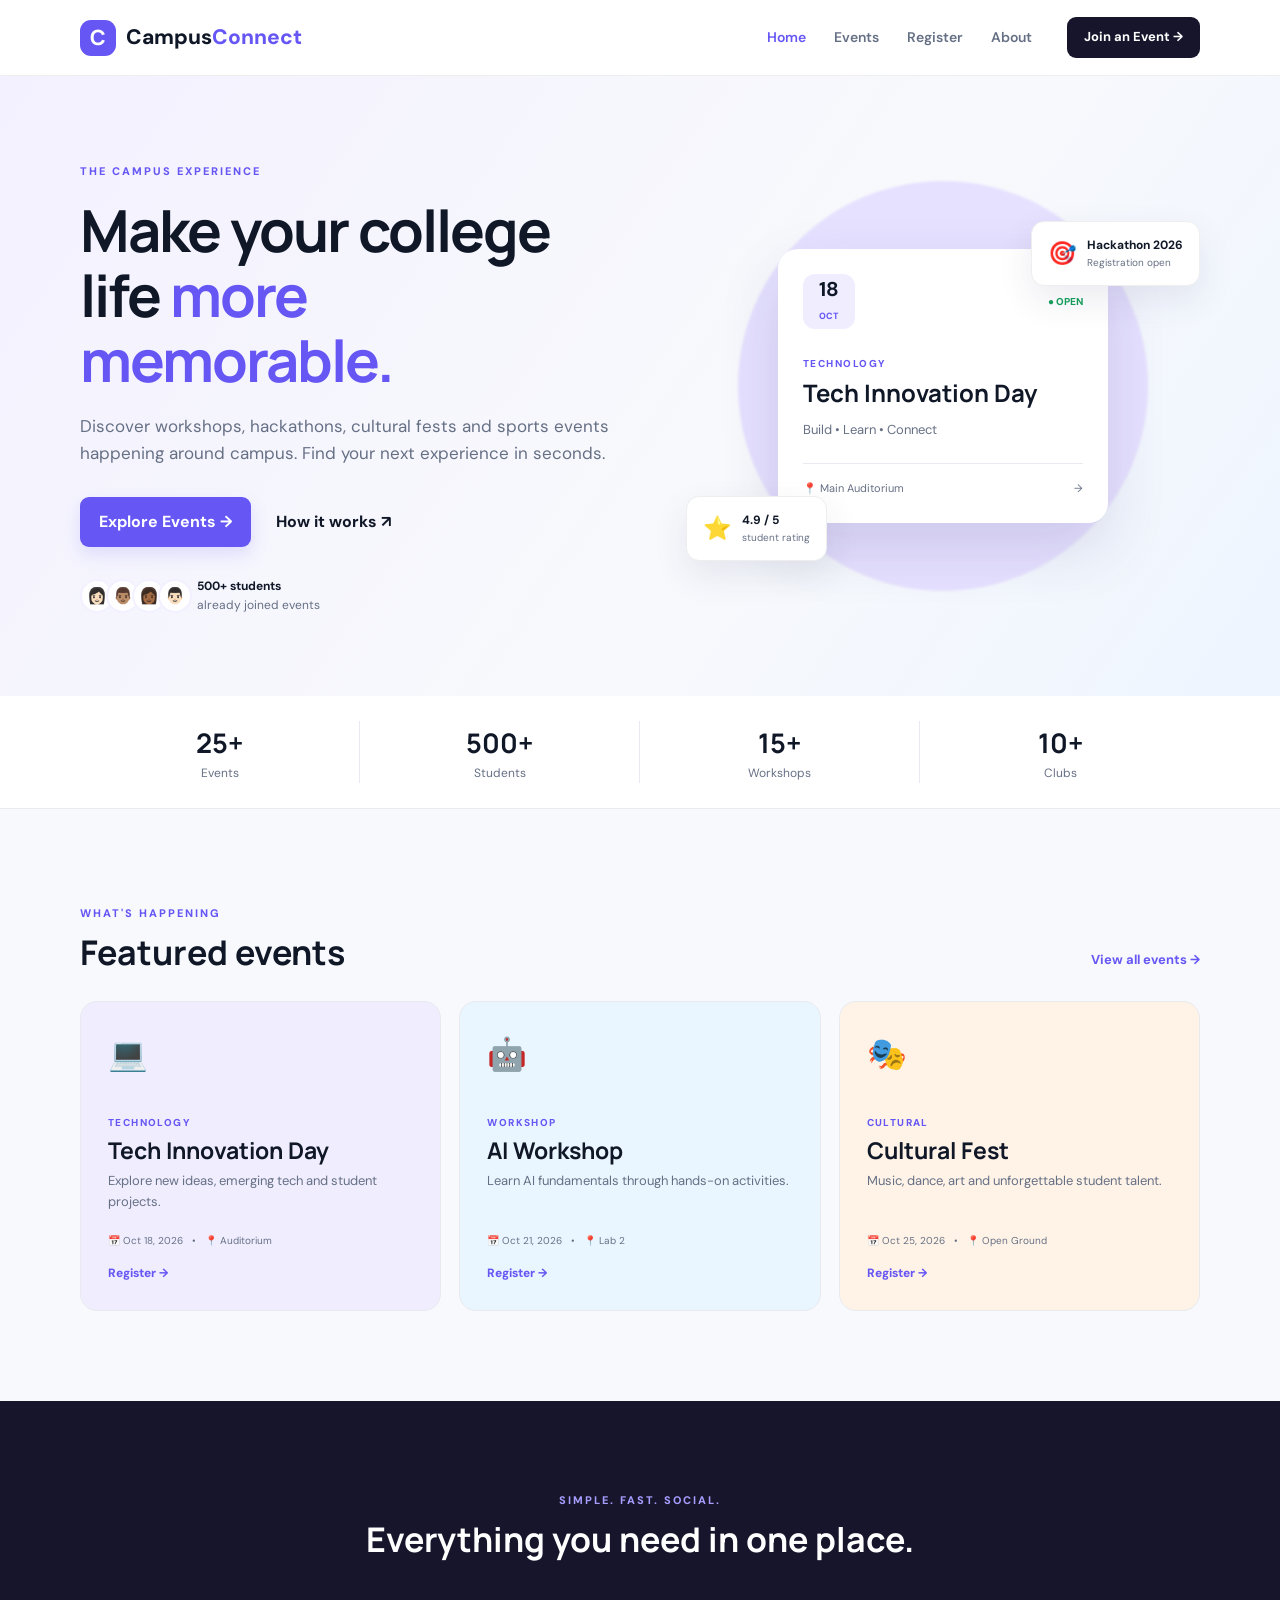
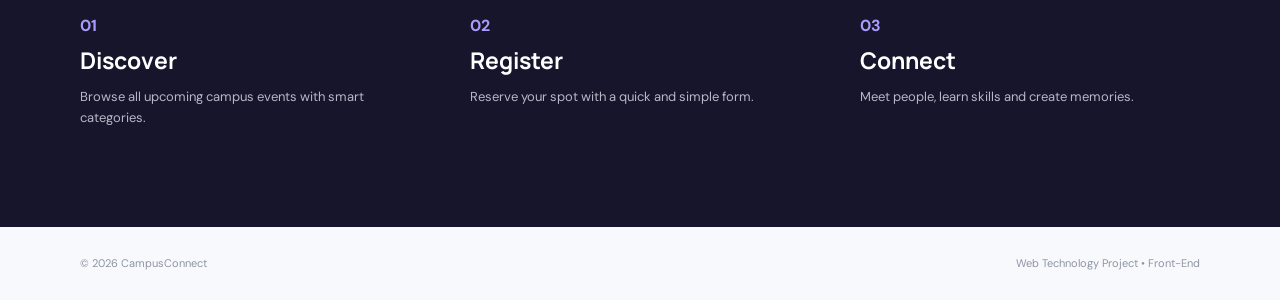
<file: CampusConnect_Pro_Frontend/index.html>
<!DOCTYPE html>
<html lang="en">
<head>
<meta charset="UTF-8"><meta name="viewport" content="width=device-width,initial-scale=1.0">
<title>CampusConnect — College Events</title><link rel="stylesheet" href="css/style.css">
</head>
<body>
<header class="header"><nav class="nav container">
<a class="brand" href="index.html"><span class="brand-mark">C</span><span>Campus<span class="accent">Connect</span></span></a>
<button class="hamburger" id="hamburger">☰</button>
<div class="nav-links" id="navLinks"><a class="active" href="index.html">Home</a><a href="events.html">Events</a><a href="register.html">Register</a><a href="about.html">About</a></div>
<a class="nav-cta" href="register.html">Join an Event →</a></nav></header>

<main>
<section class="hero"><div class="container hero-grid">
<div class="hero-copy"><span class="eyebrow">THE CAMPUS EXPERIENCE</span><h1>Make your college life <span>more memorable.</span></h1>
<p>Discover workshops, hackathons, cultural fests and sports events happening around campus. Find your next experience in seconds.</p>
<div class="hero-actions"><a class="btn btn-primary" href="events.html">Explore Events <span>→</span></a><a class="text-link" href="about.html">How it works <span>↗</span></a></div>
<div class="trust"><div class="avatars"><i>👩🏻</i><i>👨🏽</i><i>👩🏾</i><i>👨🏻</i></div><div><strong>500+ students</strong><small>already joined events</small></div></div></div>
<div class="hero-visual"><div class="orb"></div><div class="floating-card fc-one"><span>🎯</span><div><b>Hackathon 2026</b><small>Registration open</small></div></div><div class="event-preview"><div class="preview-top"><span class="date-box"><b>18</b><small>OCT</small></span><span class="live">● OPEN</span></div><span class="mini-label">TECHNOLOGY</span><h3>Tech Innovation Day</h3><p>Build • Learn • Connect</p><div class="preview-bottom"><span>📍 Main Auditorium</span><span>→</span></div></div><div class="floating-card fc-two"><span>⭐</span><div><b>4.9 / 5</b><small>student rating</small></div></div></div>
</div></section>

<section class="stats"><div class="container stats-grid"><div><strong>25+</strong><span>Events</span></div><div><strong>500+</strong><span>Students</span></div><div><strong>15+</strong><span>Workshops</span></div><div><strong>10+</strong><span>Clubs</span></div></div></section>

<section class="section container"><div class="section-head"><div><span class="eyebrow">WHAT'S HAPPENING</span><h2>Featured events</h2></div><a class="view-all" href="events.html">View all events →</a></div>
<div class="featured-grid">
<article class="featured-card purple"><div class="card-icon">💻</div><span>TECHNOLOGY</span><h3>Tech Innovation Day</h3><p>Explore new ideas, emerging tech and student projects.</p><div class="meta">📅 Oct 18, 2026 &nbsp; • &nbsp; 📍 Auditorium</div><a href="register.html?event=Tech Innovation Day">Register →</a></article>
<article class="featured-card blue"><div class="card-icon">🤖</div><span>WORKSHOP</span><h3>AI Workshop</h3><p>Learn AI fundamentals through hands-on activities.</p><div class="meta">📅 Oct 21, 2026 &nbsp; • &nbsp; 📍 Lab 2</div><a href="register.html?event=AI Workshop">Register →</a></article>
<article class="featured-card orange"><div class="card-icon">🎭</div><span>CULTURAL</span><h3>Cultural Fest</h3><p>Music, dance, art and unforgettable student talent.</p><div class="meta">📅 Oct 25, 2026 &nbsp; • &nbsp; 📍 Open Ground</div><a href="register.html?event=Cultural Fest">Register →</a></article>
</div></section>

<section class="why"><div class="container"><div class="center-head"><span class="eyebrow">SIMPLE. FAST. SOCIAL.</span><h2>Everything you need in one place.</h2></div><div class="features"><div><b>01</b><h3>Discover</h3><p>Browse all upcoming campus events with smart categories.</p></div><div><b>02</b><h3>Register</h3><p>Reserve your spot with a quick and simple form.</p></div><div><b>03</b><h3>Connect</h3><p>Meet people, learn skills and create memories.</p></div></div></div></section>
</main><footer><div class="container footer-inner"><span>© 2026 CampusConnect</span><span>Web Technology Project • Front-End</span></div></footer>
<script src="js/script.js"></script></body></html>
</file>
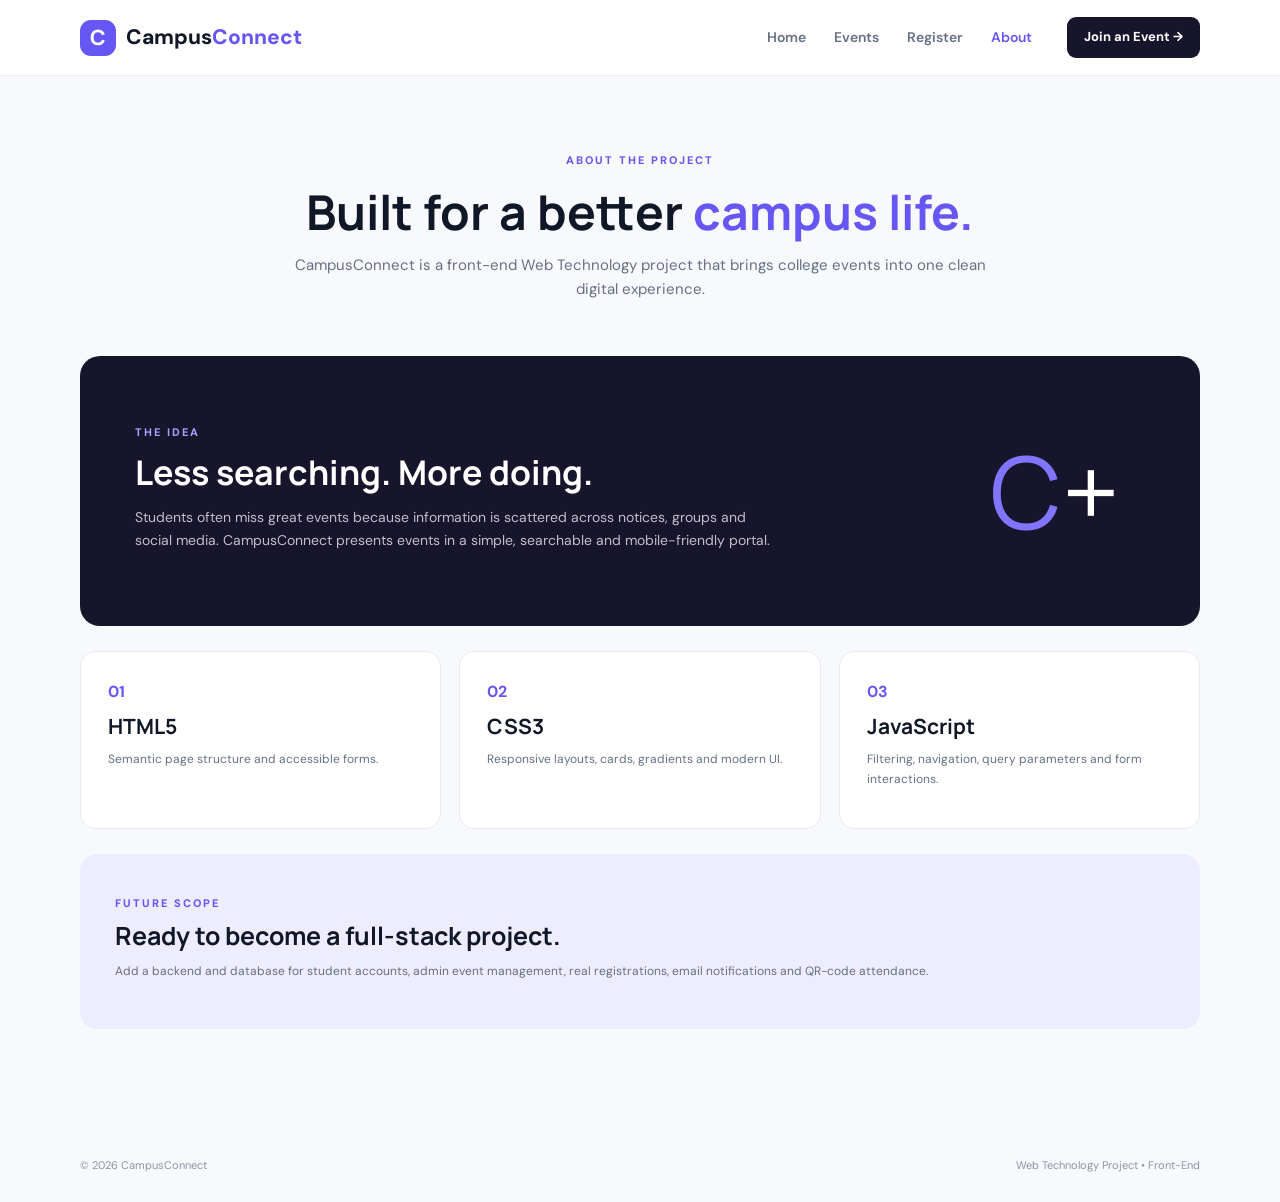
<file: CampusConnect_Pro_Frontend/about.html>
<!DOCTYPE html>
<html lang="en"><head><meta charset="UTF-8"><meta name="viewport" content="width=device-width,initial-scale=1.0"><title>About — CampusConnect</title><link rel="stylesheet" href="css/style.css"></head>
<body><header class="header"><nav class="nav container"><a class="brand" href="index.html"><span class="brand-mark">C</span><span>Campus<span class="accent">Connect</span></span></a><button class="hamburger" id="hamburger">☰</button><div class="nav-links" id="navLinks"><a href="index.html">Home</a><a href="events.html">Events</a><a href="register.html">Register</a><a class="active" href="about.html">About</a></div><a class="nav-cta" href="register.html">Join an Event →</a></nav></header>
<main class="container page"><div class="page-title"><span class="eyebrow">ABOUT THE PROJECT</span><h1>Built for a better <span>campus life.</span></h1><p>CampusConnect is a front-end Web Technology project that brings college events into one clean digital experience.</p></div>
<div class="about-hero"><div><span class="eyebrow">THE IDEA</span><h2>Less searching. More doing.</h2><p>Students often miss great events because information is scattered across notices, groups and social media. CampusConnect presents events in a simple, searchable and mobile-friendly portal.</p></div><div class="about-mark">C<span>+</span></div></div>
<div class="about-cards"><div><b>01</b><h3>HTML5</h3><p>Semantic page structure and accessible forms.</p></div><div><b>02</b><h3>CSS3</h3><p>Responsive layouts, cards, gradients and modern UI.</p></div><div><b>03</b><h3>JavaScript</h3><p>Filtering, navigation, query parameters and form interactions.</p></div></div>
<div class="scope"><span class="eyebrow">FUTURE SCOPE</span><h2>Ready to become a full-stack project.</h2><p>Add a backend and database for student accounts, admin event management, real registrations, email notifications and QR-code attendance.</p></div>
</main><footer><div class="container footer-inner"><span>© 2026 CampusConnect</span><span>Web Technology Project • Front-End</span></div></footer><script src="js/script.js"></script></body></html>
</file>
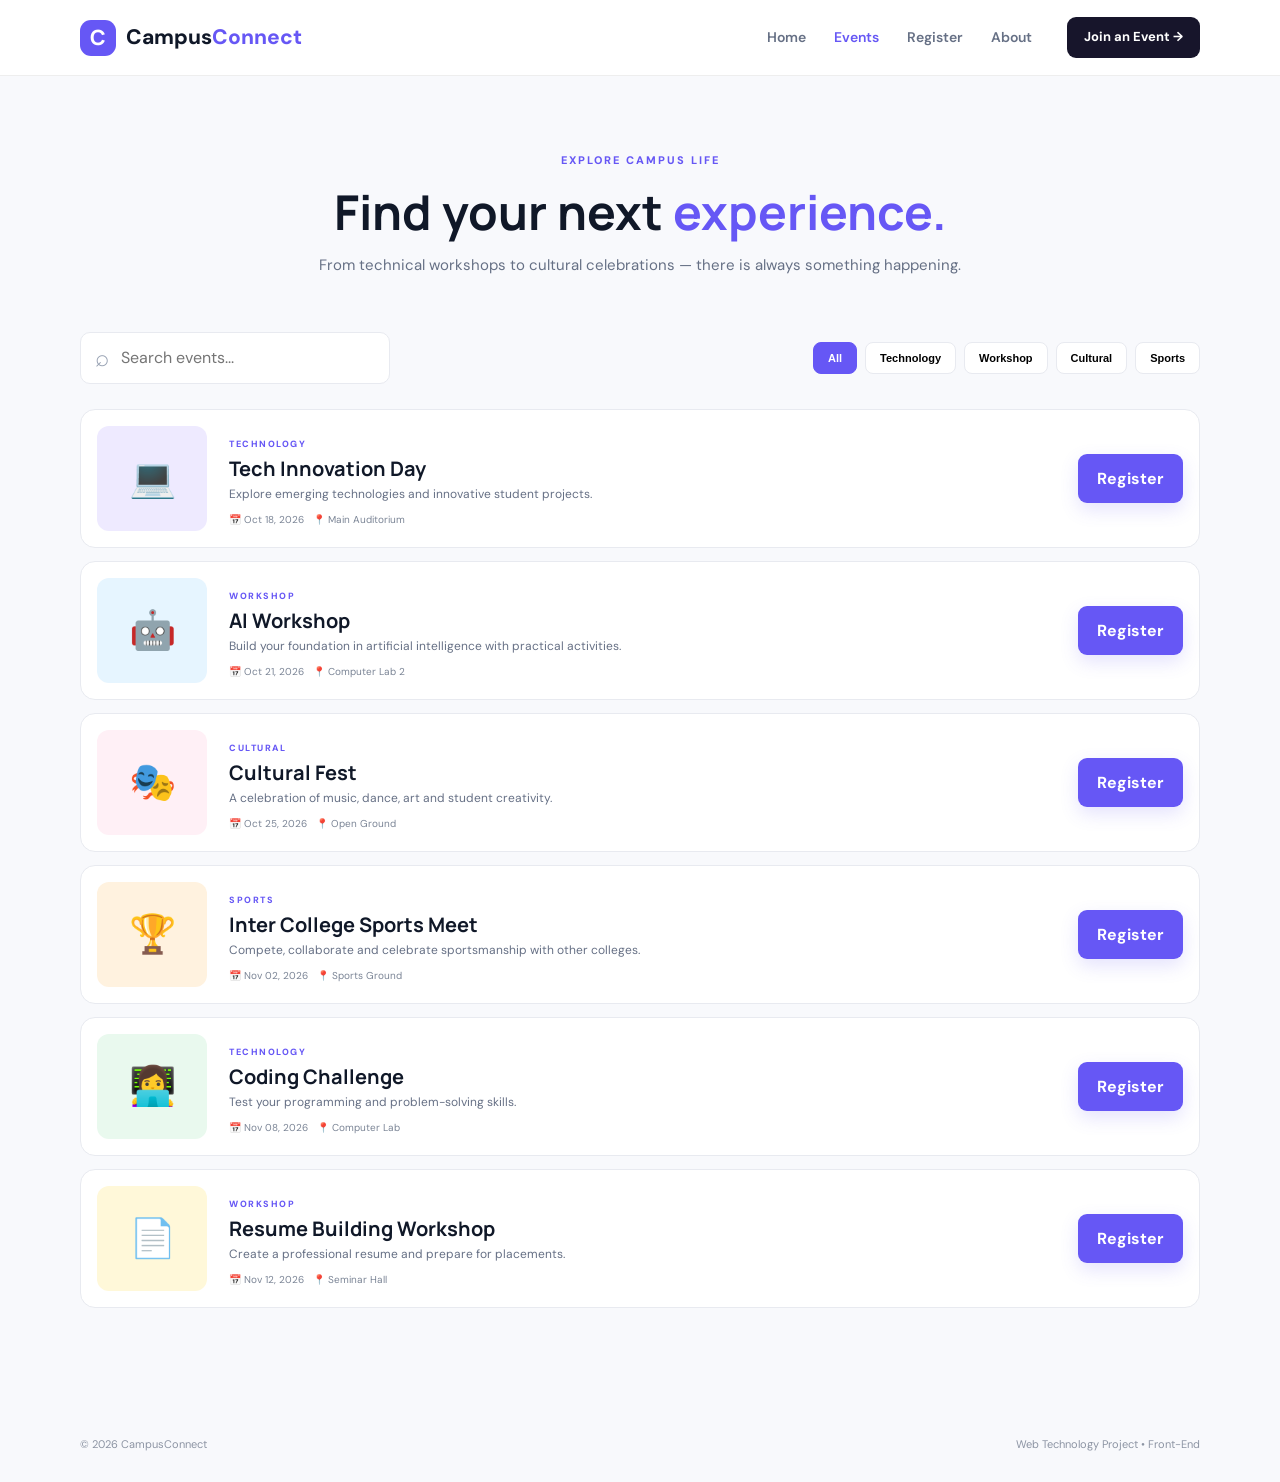
<file: CampusConnect_Pro_Frontend/events.html>
<!DOCTYPE html>
<html lang="en"><head><meta charset="UTF-8"><meta name="viewport" content="width=device-width,initial-scale=1.0"><title>Events — CampusConnect</title><link rel="stylesheet" href="css/style.css"></head>
<body><header class="header"><nav class="nav container"><a class="brand" href="index.html"><span class="brand-mark">C</span><span>Campus<span class="accent">Connect</span></span></a><button class="hamburger" id="hamburger">☰</button><div class="nav-links" id="navLinks"><a href="index.html">Home</a><a class="active" href="events.html">Events</a><a href="register.html">Register</a><a href="about.html">About</a></div><a class="nav-cta" href="register.html">Join an Event →</a></nav></header>
<main class="container page"><div class="page-title"><span class="eyebrow">EXPLORE CAMPUS LIFE</span><h1>Find your next <span>experience.</span></h1><p>From technical workshops to cultural celebrations — there is always something happening.</p></div>
<div class="toolbar"><div class="search"><span>⌕</span><input id="search" placeholder="Search events..."></div><div class="chips" id="chips"><button class="chip active" data-cat="all">All</button><button class="chip" data-cat="technical">Technology</button><button class="chip" data-cat="workshop">Workshop</button><button class="chip" data-cat="cultural">Cultural</button><button class="chip" data-cat="sports">Sports</button></div></div>
<div class="event-list" id="eventList">
<article class="event-row" data-cat="technical" data-name="Tech Innovation Day"><div class="event-art art-purple">💻</div><div class="event-info"><span>TECHNOLOGY</span><h2>Tech Innovation Day</h2><p>Explore emerging technologies and innovative student projects.</p><div class="meta">📅 Oct 18, 2026 &nbsp; 📍 Main Auditorium</div></div><a class="btn btn-primary" href="register.html?event=Tech Innovation Day">Register</a></article>
<article class="event-row" data-cat="workshop" data-name="AI Workshop"><div class="event-art art-blue">🤖</div><div class="event-info"><span>WORKSHOP</span><h2>AI Workshop</h2><p>Build your foundation in artificial intelligence with practical activities.</p><div class="meta">📅 Oct 21, 2026 &nbsp; 📍 Computer Lab 2</div></div><a class="btn btn-primary" href="register.html?event=AI Workshop">Register</a></article>
<article class="event-row" data-cat="cultural" data-name="Cultural Fest"><div class="event-art art-pink">🎭</div><div class="event-info"><span>CULTURAL</span><h2>Cultural Fest</h2><p>A celebration of music, dance, art and student creativity.</p><div class="meta">📅 Oct 25, 2026 &nbsp; 📍 Open Ground</div></div><a class="btn btn-primary" href="register.html?event=Cultural Fest">Register</a></article>
<article class="event-row" data-cat="sports" data-name="Inter College Sports Meet"><div class="event-art art-orange">🏆</div><div class="event-info"><span>SPORTS</span><h2>Inter College Sports Meet</h2><p>Compete, collaborate and celebrate sportsmanship with other colleges.</p><div class="meta">📅 Nov 02, 2026 &nbsp; 📍 Sports Ground</div></div><a class="btn btn-primary" href="register.html?event=Inter College Sports Meet">Register</a></article>
<article class="event-row" data-cat="technical" data-name="Coding Challenge"><div class="event-art art-green">👩‍💻</div><div class="event-info"><span>TECHNOLOGY</span><h2>Coding Challenge</h2><p>Test your programming and problem-solving skills.</p><div class="meta">📅 Nov 08, 2026 &nbsp; 📍 Computer Lab</div></div><a class="btn btn-primary" href="register.html?event=Coding Challenge">Register</a></article>
<article class="event-row" data-cat="workshop" data-name="Resume Building Workshop"><div class="event-art art-yellow">📄</div><div class="event-info"><span>WORKSHOP</span><h2>Resume Building Workshop</h2><p>Create a professional resume and prepare for placements.</p><div class="meta">📅 Nov 12, 2026 &nbsp; 📍 Seminar Hall</div></div><a class="btn btn-primary" href="register.html?event=Resume Building Workshop">Register</a></article>
</div><div id="empty" class="empty" hidden>No events match your search.</div></main><footer><div class="container footer-inner"><span>© 2026 CampusConnect</span><span>Web Technology Project • Front-End</span></div></footer><script src="js/script.js"></script></body></html>
</file>
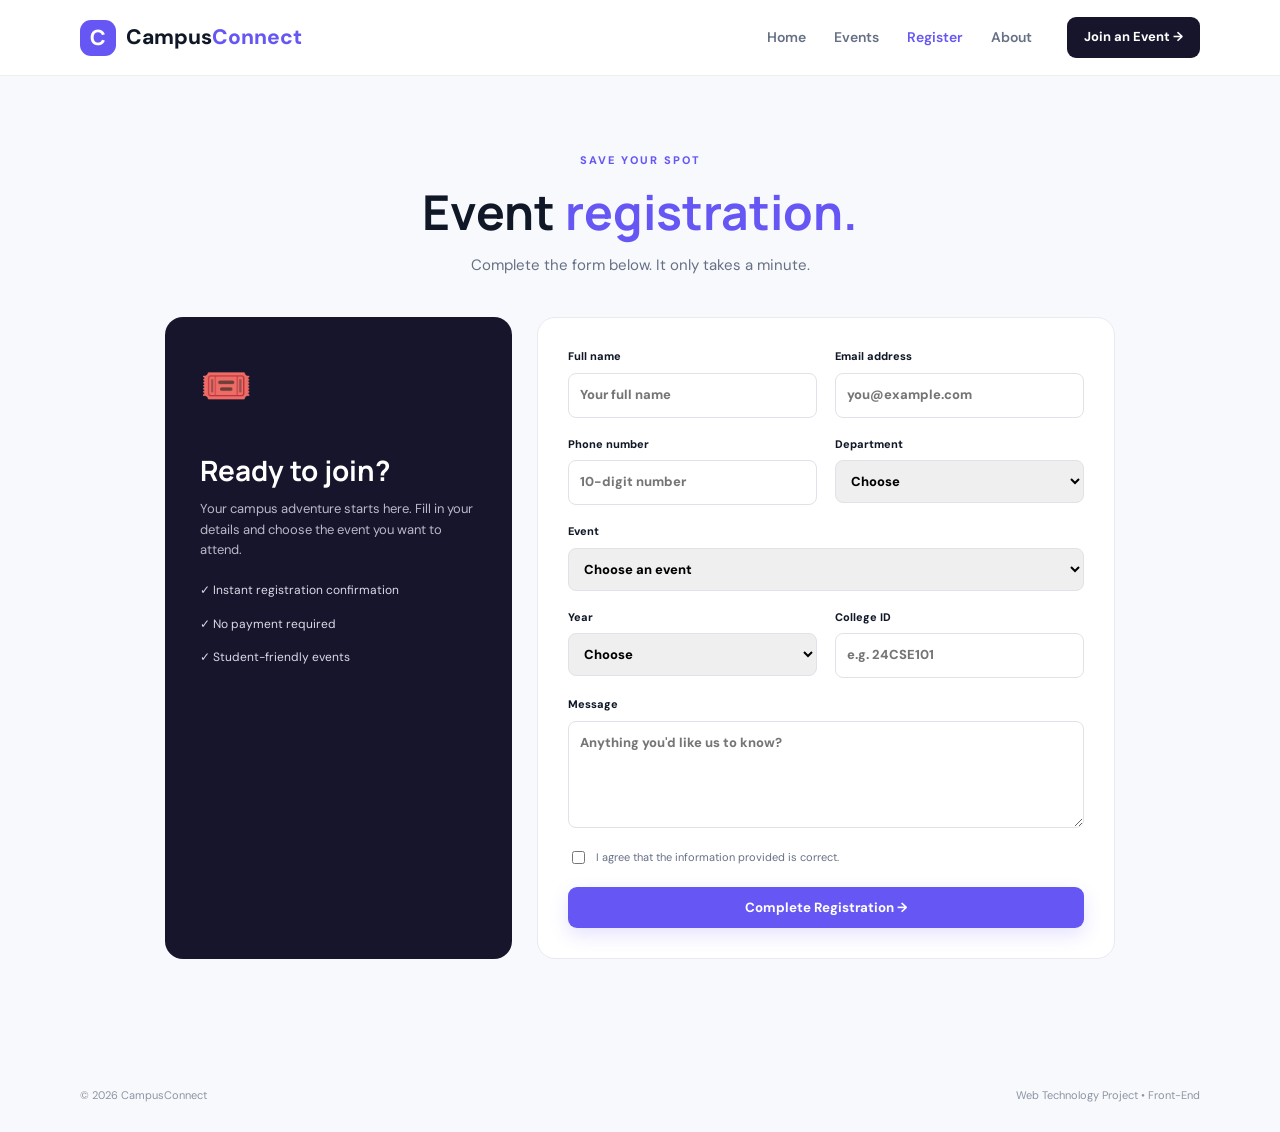
<file: CampusConnect_Pro_Frontend/register.html>
<!DOCTYPE html>
<html lang="en"><head><meta charset="UTF-8"><meta name="viewport" content="width=device-width,initial-scale=1.0"><title>Register — CampusConnect</title><link rel="stylesheet" href="css/style.css"></head>
<body><header class="header"><nav class="nav container"><a class="brand" href="index.html"><span class="brand-mark">C</span><span>Campus<span class="accent">Connect</span></span></a><button class="hamburger" id="hamburger">☰</button><div class="nav-links" id="navLinks"><a href="index.html">Home</a><a href="events.html">Events</a><a class="active" href="register.html">Register</a><a href="about.html">About</a></div><a class="nav-cta" href="register.html">Join an Event →</a></nav></header>
<main class="container page"><div class="page-title compact"><span class="eyebrow">SAVE YOUR SPOT</span><h1>Event <span>registration.</span></h1><p>Complete the form below. It only takes a minute.</p></div>
<div class="register-layout"><div class="register-note"><div class="big-icon">🎟️</div><h2>Ready to join?</h2><p>Your campus adventure starts here. Fill in your details and choose the event you want to attend.</p><ul><li>✓ Instant registration confirmation</li><li>✓ No payment required</li><li>✓ Student-friendly events</li></ul></div>
<div class="form-card"><form id="form"><div class="form-grid"><label>Full name<input id="name" required placeholder="Your full name"></label><label>Email address<input id="email" type="email" required placeholder="you@example.com"></label><label>Phone number<input id="phone" pattern="[0-9]{10}" required placeholder="10-digit number"></label><label>Department<select id="dept" required><option value="">Choose</option><option>CSE</option><option>ECE</option><option>EEE</option><option>MECH</option><option>CIVIL</option><option>Other</option></select></label><label class="wide">Event<select id="event" required><option value="">Choose an event</option><option>Tech Innovation Day</option><option>AI Workshop</option><option>Cultural Fest</option><option>Inter College Sports Meet</option><option>Coding Challenge</option><option>Resume Building Workshop</option></select></label><label>Year<select required><option value="">Choose</option><option>1st Year</option><option>2nd Year</option><option>3rd Year</option><option>4th Year</option></select></label><label>College ID<input required placeholder="e.g. 24CSE101"></label><label class="wide">Message <textarea rows="4" placeholder="Anything you'd like us to know?"></textarea></label></div><label class="check"><input type="checkbox" required> I agree that the information provided is correct.</label><button class="btn btn-primary submit" type="submit">Complete Registration →</button></form><div class="success" id="success" hidden><div>✓</div><h2>You're registered!</h2><p>Thanks for joining us. Your event spot has been reserved.</p><a class="btn btn-primary" href="events.html">Explore More Events</a></div></div></div></main>
<footer><div class="container footer-inner"><span>© 2026 CampusConnect</span><span>Web Technology Project • Front-End</span></div></footer><script src="js/script.js"></script></body></html>
</file>
<file: CampusConnect_Pro_Frontend/css/style.css>
@import url('https://fonts.googleapis.com/css2?family=DM+Sans:wght@400;500;600;700&family=Manrope:wght@700;800&display=swap');
:root{--ink:#101828;--muted:#667085;--accent:#6657f5;--accent2:#8a7cff;--bg:#f8f9fc;--white:#fff;--line:#e8eaf0;--dark:#17152b}*{box-sizing:border-box}html{scroll-behavior:smooth}body{margin:0;background:var(--bg);color:var(--ink);font-family:"DM Sans",sans-serif;line-height:1.6}a{text-decoration:none;color:inherit}.container{width:min(1120px,90%);margin:auto}.header{height:76px;background:#fff;border-bottom:1px solid #eee;position:sticky;top:0;z-index:50}.nav{height:100%;display:flex;align-items:center;gap:35px}.brand{display:flex;align-items:center;gap:10px;font-weight:800;font-size:21px}.brand-mark{width:36px;height:36px;border-radius:11px;background:var(--accent);color:#fff;display:grid;place-items:center;font-family:Manrope}.accent{color:var(--accent)}.nav-links{display:flex;gap:28px;margin-left:auto}.nav-links a{color:#667085;font-weight:600;font-size:14px}.nav-links a:hover,.nav-links .active{color:var(--accent)}.nav-cta{background:var(--dark);color:#fff;padding:10px 17px;border-radius:9px;font-size:13px;font-weight:700}.hamburger{display:none;border:0;background:none;font-size:24px;margin-left:auto}.hero{background:linear-gradient(125deg,#f3f1ff 0%,#f8f9fc 58%,#eef5ff 100%);overflow:hidden}.hero-grid{min-height:620px;display:grid;grid-template-columns:1.03fr .97fr;align-items:center;gap:60px}.eyebrow{font-size:11px;letter-spacing:2px;font-weight:800;color:var(--accent)}h1,h2,h3{font-family:Manrope;margin:0;line-height:1.12}.hero h1{font-size:58px;max-width:650px;margin:15px 0 20px;letter-spacing:-2px}.hero h1 span,.page-title h1 span{color:var(--accent)}.hero-copy>p{font-size:17px;color:var(--muted);max-width:590px}.hero-actions{display:flex;align-items:center;gap:25px;margin:30px 0}.btn{border:0;border-radius:9px;padding:12px 19px;font-weight:700;display:inline-block;cursor:pointer;font-family:inherit}.btn-primary{background:var(--accent);color:#fff;box-shadow:0 7px 18px #6657f52b}.btn-primary:hover{transform:translateY(-1px);background:#5848eb}.text-link{font-weight:700}.trust{display:flex;align-items:center;gap:13px}.avatars{display:flex}.avatars i{font-style:normal;width:34px;height:34px;border-radius:50%;background:#fff;display:grid;place-items:center;margin-right:-8px;border:2px solid #f3f1ff}.trust strong,.trust small{display:block;font-size:12px}.trust small{color:var(--muted)}.hero-visual{height:480px;position:relative;display:grid;place-items:center}.orb{position:absolute;width:410px;height:410px;border-radius:50%;background:#e6e1ff;filter:blur(1px)}.event-preview{position:relative;width:330px;background:#fff;border-radius:20px;padding:25px;box-shadow:0 25px 60px #34306a24;z-index:2}.preview-top,.preview-bottom{display:flex;justify-content:space-between;align-items:center}.date-box{width:52px;height:55px;border-radius:12px;background:#f0edff;display:grid;place-items:center;text-align:center}.date-box b{font-size:20px;line-height:18px}.date-box small{font-size:9px;color:var(--accent);font-weight:800}.live{font-size:10px;color:#15a05a;font-weight:800}.mini-label{display:block;color:var(--accent);font-size:10px;font-weight:800;letter-spacing:1.5px;margin-top:27px}.event-preview h3{font-size:24px;margin:8px 0}.event-preview p{color:var(--muted);font-size:13px}.preview-bottom{border-top:1px solid var(--line);padding-top:16px;margin-top:22px;font-size:11px;color:var(--muted)}.floating-card{position:absolute;background:#fff;border:1px solid #eee;padding:13px 16px;border-radius:13px;display:flex;gap:10px;align-items:center;box-shadow:0 14px 35px #34306a18;z-index:3}.floating-card span{font-size:23px}.floating-card b,.floating-card small{display:block;font-size:12px}.floating-card small{color:var(--muted);font-size:10px}.fc-one{top:75px;right:0}.fc-two{bottom:65px;left:0}.stats{background:#fff;border-bottom:1px solid var(--line)}.stats-grid{display:grid;grid-template-columns:repeat(4,1fr);padding:25px 0}.stats-grid div{text-align:center;border-right:1px solid var(--line)}.stats-grid div:last-child{border:0}.stats strong,.stats span{display:block}.stats strong{font-family:Manrope;font-size:27px}.stats span{color:var(--muted);font-size:12px}.section{padding:90px 0}.section-head{display:flex;justify-content:space-between;align-items:end;margin-bottom:30px}.section-head h2,.center-head h2{font-size:34px;margin-top:8px}.view-all{font-weight:700;font-size:13px;color:var(--accent)}.featured-grid{display:grid;grid-template-columns:repeat(3,1fr);gap:18px}.featured-card{padding:27px;border-radius:17px;background:#fff;border:1px solid var(--line);min-height:310px;display:flex;flex-direction:column}.featured-card:hover{transform:translateY(-4px);box-shadow:0 15px 35px #1018280d}.featured-card.purple{background:#f0edff}.featured-card.blue{background:#eaf6ff}.featured-card.orange{background:#fff3e7}.card-icon{font-size:32px;margin-bottom:35px}.featured-card>span{font-size:10px;font-weight:800;letter-spacing:1.4px;color:var(--accent)}.featured-card h3{font-size:23px;margin:7px 0}.featured-card p{font-size:13px;color:var(--muted);margin:0 0 18px}.featured-card .meta{font-size:10px;color:var(--muted);margin-top:auto}.featured-card>a{font-size:12px;font-weight:800;color:var(--accent);margin-top:15px}.why{background:var(--dark);color:#fff;padding:85px 0}.center-head{text-align:center}.center-head .eyebrow{color:#a79dff}.features{display:grid;grid-template-columns:repeat(3,1fr);gap:50px;margin-top:55px}.features b{color:#a79dff}.features h3{font-size:23px;margin:10px 0}.features p{color:#b9b6c8;font-size:13px}.page{padding:70px 0 100px;min-height:calc(100vh - 150px)}.page-title{text-align:center;max-width:720px;margin:0 auto 55px}.page-title h1{font-size:48px;margin:13px 0}.page-title p{color:var(--muted);font-size:15px}.page-title.compact{margin-bottom:40px}.toolbar{display:flex;justify-content:space-between;gap:20px;align-items:center;margin-bottom:25px}.search{background:#fff;border:1px solid var(--line);border-radius:10px;display:flex;align-items:center;padding:0 14px;width:310px}.search span{font-size:24px;color:#98a2b3}.search input{border:0;outline:0;padding:12px;width:100%;font:inherit}.chips{display:flex;gap:8px;flex-wrap:wrap}.chip{border:1px solid var(--line);background:#fff;padding:9px 14px;border-radius:8px;font-weight:600;font-size:11px;cursor:pointer}.chip.active,.chip:hover{background:var(--accent);border-color:var(--accent);color:#fff}.event-list{display:grid;gap:13px}.event-row{background:#fff;border:1px solid var(--line);border-radius:15px;padding:16px;display:grid;grid-template-columns:110px 1fr auto;align-items:center;gap:22px}.event-row:hover{box-shadow:0 12px 30px #1018280b}.event-art{height:105px;border-radius:12px;display:grid;place-items:center;font-size:38px}.art-purple{background:#eeeaff}.art-blue{background:#e6f5ff}.art-pink{background:#fff0f6}.art-orange{background:#fff2df}.art-green{background:#e9f9ee}.art-yellow{background:#fff8d9}.event-info>span{font-size:9px;letter-spacing:1.5px;font-weight:800;color:var(--accent)}.event-info h2{font-size:20px;margin:4px 0}.event-info p{font-size:12px;color:var(--muted);margin:0 0 8px}.meta{font-size:10px;color:#7a8495}.empty{text-align:center;padding:50px;color:var(--muted)}.register-layout{display:grid;grid-template-columns:.75fr 1.25fr;gap:25px;max-width:950px;margin:auto}.register-note{background:var(--dark);color:#fff;border-radius:18px;padding:35px}.big-icon{font-size:42px;margin-bottom:35px}.register-note h2{font-size:28px}.register-note p{color:#bbb8c9;font-size:13px}.register-note ul{list-style:none;padding:0;line-height:2.8;color:#dcd9e7;font-size:12px}.form-card{background:#fff;border:1px solid var(--line);border-radius:18px;padding:30px}.form-grid{display:grid;grid-template-columns:1fr 1fr;gap:18px}.form-grid label{font-size:11px;font-weight:800}.form-grid .wide{grid-column:1/-1}.form-grid input,.form-grid select,.form-grid textarea{display:block;width:100%;margin-top:7px;border:1px solid #dfe2e8;border-radius:8px;padding:11px;font:inherit;font-size:13px;outline:none}.form-grid input:focus,.form-grid select:focus,.form-grid textarea:focus{border-color:var(--accent)}.check{display:flex;gap:8px;align-items:center;font-size:11px;color:var(--muted);margin:20px 0}.check input{accent-color:var(--accent)}.submit{width:100%}.success{text-align:center;padding:50px 20px}.success>div{width:65px;height:65px;border-radius:50%;background:#e9f9ee;color:#16a05d;display:grid;place-items:center;margin:auto;font-size:32px}.success h2{margin:18px 0 8px}.success p{color:var(--muted);font-size:13px;margin-bottom:22px}.about-hero{background:var(--dark);color:#fff;border-radius:20px;padding:55px;display:grid;grid-template-columns:1fr 180px;align-items:center;gap:40px}.about-hero .eyebrow{color:#a79dff}.about-hero h2{font-size:34px;margin:10px 0 15px}.about-hero p{color:#c1bdcf;max-width:650px;font-size:14px}.about-mark{font-family:Manrope;font-size:100px;color:#8175ff;text-align:center}.about-mark span{color:#fff}.about-cards{display:grid;grid-template-columns:repeat(3,1fr);gap:18px;margin:25px 0}.about-cards>div{background:#fff;border:1px solid var(--line);padding:27px;border-radius:15px}.about-cards b{color:var(--accent)}.about-cards h3{font-size:21px;margin:10px 0}.about-cards p,.scope p{color:var(--muted);font-size:12px}.scope{background:#eeecff;padding:35px;border-radius:17px}.scope h2{font-size:25px;margin:8px 0}.footer-inner{display:flex;justify-content:space-between;padding:28px 0;font-size:11px;color:#8c94a3}.header+main{min-height:calc(100vh - 150px)}
@media(max-width:800px){.nav{gap:15px}.nav-cta{display:none}.hamburger{display:block}.nav-links{display:none;position:absolute;top:76px;left:0;right:0;background:#fff;padding:20px 5%;border-bottom:1px solid var(--line);flex-direction:column;gap:18px}.nav-links.open{display:flex}.hero-grid{grid-template-columns:1fr;padding:65px 0}.hero h1{font-size:43px}.hero-visual{height:400px}.fc-one{right:5px}.fc-two{left:5px}.stats-grid{grid-template-columns:1fr 1fr;gap:20px}.stats-grid div:nth-child(2){border:0}.featured-grid,.features,.about-cards{grid-template-columns:1fr}.section{padding:60px 0}.section-head{align-items:start;gap:15px}.page-title h1{font-size:38px}.toolbar{flex-direction:column;align-items:stretch}.search{width:100%}.event-row{grid-template-columns:80px 1fr}.event-row>.btn{grid-column:2;width:max-content}.event-art{height:80px}.register-layout{grid-template-columns:1fr}.about-hero{grid-template-columns:1fr}.about-mark{display:none}.form-grid{grid-template-columns:1fr}.form-grid .wide{grid-column:auto}.footer-inner{flex-direction:column;gap:8px;text-align:center}}
@media(max-width:450px){.hero h1{font-size:37px}.hero-visual{transform:scale(.9);margin:-20px}.floating-card{padding:9px}.event-preview{width:290px}.page{padding-top:50px}.event-row{gap:12px}.event-info p{display:none}}
</file>
